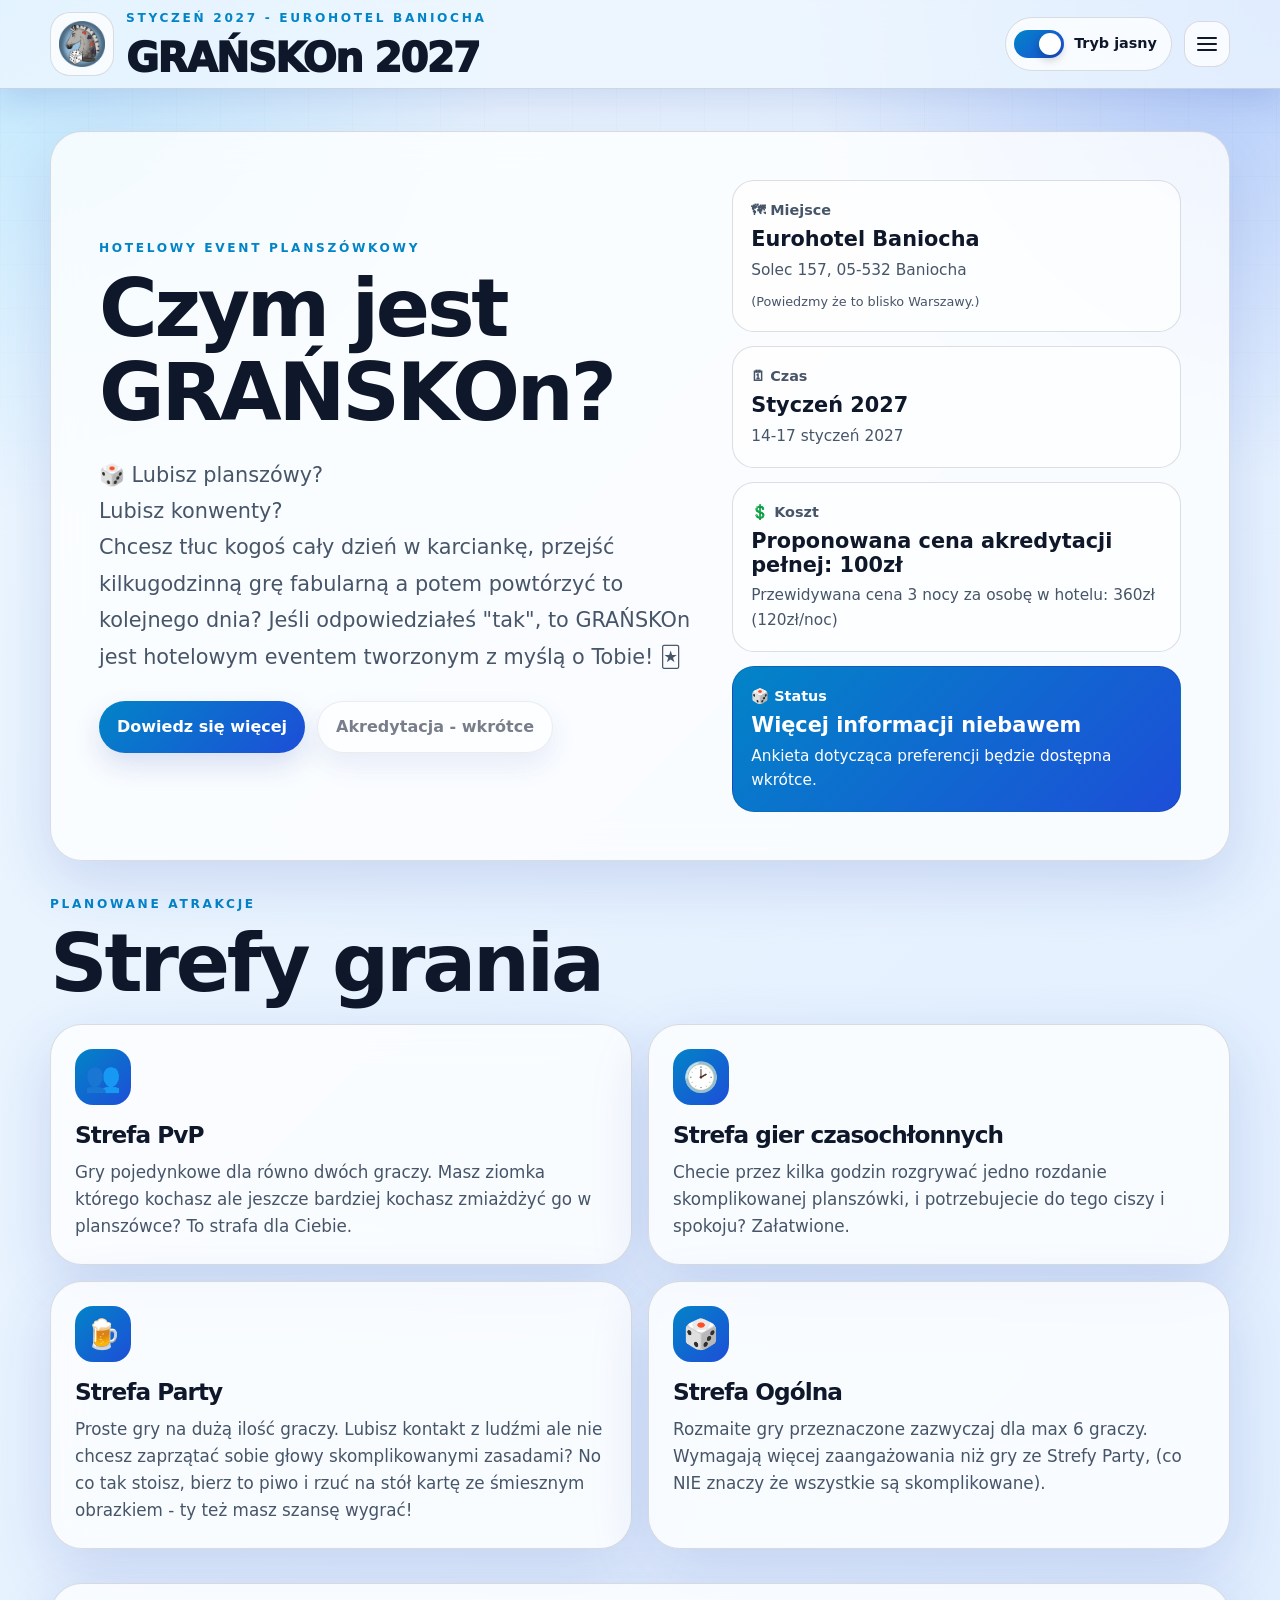
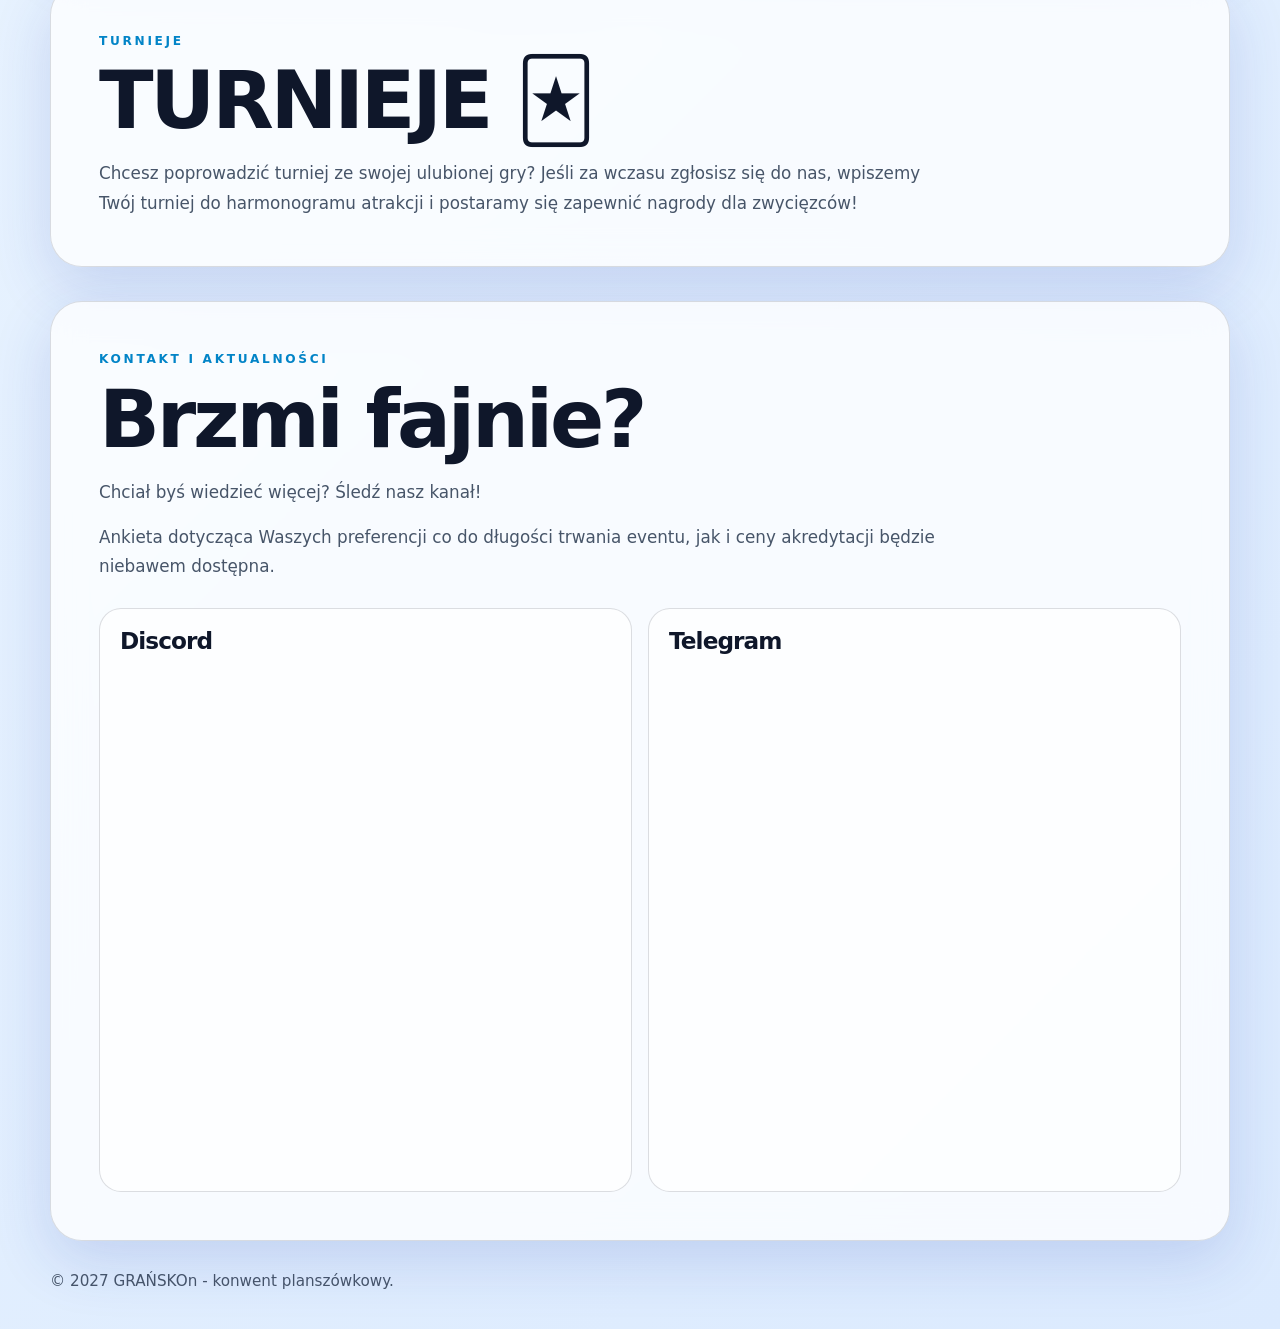
<file: index.html>
<!DOCTYPE html>
<html lang="pl-PL" data-theme="dark">
<head>
    <meta charset="UTF-8">
    <meta name="viewport" content="width=device-width, initial-scale=1.0">
    <meta name="description" content="GRAŃSKOn 2027 - hotelowy event planszówkowy dla fanów planszówek, karcianek, RPG i turniejów.">
    <title>GRAŃSKOn 2027 - Konwent Planszówkowy!</title>

    <link rel="stylesheet" href="styles.css?v=1.1">
    <link rel="icon" href="static/logo.png" type="image/x-icon">

    <script>
        const savedTheme = localStorage.getItem("granskon-theme");
        const prefersLight = window.matchMedia("(prefers-color-scheme: light)").matches;

        if (savedTheme) {
            document.documentElement.dataset.theme = savedTheme;
        } else if (prefersLight) {
            document.documentElement.dataset.theme = "light";
        }
    </script>

    <script src="script.js" defer></script>
</head>

<body>
    <header class="site-header" id="siteHeader">
        <div class="header-inner">
            <a href="index.html" class="logo-link" aria-label="Strona główna GRAŃSKOn">
                <img src="logo.png" alt="GRAŃSKOn Logo" class="logo">
            </a>

            <div class="brand">
                <p class="eyebrow">Styczeń 2027 - Eurohotel Baniocha</p>
                <h1>GRAŃSKOn 2027</h1>
            </div>

            <nav class="site-nav" id="primaryNav" aria-label="Nawigacja główna">
                <ul>
                    <li><a href="index.html">Start</a></li>
                    <li><a href="o-nas.html">O nas</a></li>
                    <li><a href="index.html#zones">Strefy</a></li>
                    <li><a href="index.html#tournaments">Turnieje</a></li>
                    <li><a href="#" class="disabled-link" aria-disabled="true">Akredytacja - wkrótce</a></li>
                    <li><a href="index.html#contact">Kontakt</a></li>
                </ul>
            </nav>

            <button class="theme-switch" id="themeToggle" type="button" aria-label="Zmień motyw" aria-pressed="true">
                <span class="switch-track">
                    <span class="switch-thumb"></span>
                </span>
                <span class="theme-label">Tryb ciemny</span>
            </button>

            <button class="nav-toggle" id="navToggle" type="button" aria-label="Otwórz menu" aria-controls="primaryNav" aria-expanded="false">
                <span></span>
                <span></span>
                <span></span>
            </button>
        </div>
    </header>

    <main>
        <section id="about" class="hero section-card">
            <div class="hero-content">
                <p class="eyebrow">Hotelowy event planszówkowy</p>
                <h2>Czym jest GRAŃSKOn?</h2>

                <p>
                    🎲 Lubisz planszówy?<br>
                    Lubisz konwenty?<br>
                    Chcesz tłuc kogoś cały dzień w karciankę, przejść kilkugodzinną grę fabularną a potem powtórzyć to kolejnego dnia? Jeśli odpowiedziałeś "tak", to GRAŃSKOn jest hotelowym eventem tworzonym z myślą o Tobie! 🃏
                </p>

                <div class="cta-row">
                    <a href="o-nas.html" class="button-link">Dowiedz się więcej</a>
                    <a href="#" class="button-link secondary disabled-link" aria-disabled="true">Akredytacja - wkrótce</a>
                </div>
            </div>

            <aside class="info-panel" aria-label="Podstawowe informacje">
                <div class="info-box">
                    <span>🗺 Miejsce</span>
                    <strong>Eurohotel Baniocha</strong>
                    <p>Solec 157, 05-532 Baniocha</p>
                    <p><small>(Powiedzmy że to blisko Warszawy.)</small></p>
                </div>

                <div class="info-box">
                    <span>🗓 Czas</span>
                    <strong>Styczeń 2027</strong>
                    <p>14-17 styczeń 2027</p>
                </div>

                <div class="info-box">
                    <span>💲 Koszt</span>
                    <strong>Proponowana cena akredytacji pełnej: 100zł</strong>
                    <p>Przewidywana cena 3 nocy za osobę w hotelu: 360zł (120zł/noc)</p>
                </div>

                <div class="info-box accent-box">
                    <span>🎲 Status</span>
                    <strong>Więcej informacji niebawem</strong>
                    <p>Ankieta dotycząca preferencji będzie dostępna wkrótce.</p>
                </div>
            </aside>
        </section>

        <section id="zones" class="section-block">
            <div class="section-heading">
                <p class="eyebrow">Planowane atrakcje</p>
                <h2>Strefy grania</h2>
            </div>

            <div class="zone-grid">
                <article class="zone-card">
                    <div class="zone-icon">👥</div>
                    <h3>Strefa PvP</h3>
                    <p>
                        Gry pojedynkowe dla równo dwóch graczy.
                        Masz ziomka którego kochasz ale jeszcze bardziej kochasz zmiażdżyć go w planszówce? To strafa dla Ciebie.
                    </p>
                </article>

                <article class="zone-card">
                    <div class="zone-icon">🕑</div>
                    <h3>Strefa gier czasochłonnych</h3>
                    <p>
                        Checie przez kilka godzin rozgrywać jedno rozdanie skomplikowanej planszówki, i potrzebujecie do tego ciszy i spokoju? Załatwione.
                    </p>
                </article>

                <article class="zone-card">
                    <div class="zone-icon">🍺</div>
                    <h3>Strefa Party</h3>
                    <p>
                        Proste gry na dużą ilość graczy.
                        Lubisz kontakt z ludźmi ale nie chcesz zaprzątać sobie głowy skomplikowanymi zasadami? No co tak stoisz, bierz to piwo i rzuć na stół kartę ze śmiesznym obrazkiem - ty też masz szansę wygrać!
                    </p>
                </article>

                <article class="zone-card">
                    <div class="zone-icon">🎲</div>
                    <h3>Strefa Ogólna</h3>
                    <p>
                        Rozmaite gry przeznaczone zazwyczaj dla max 6 graczy. Wymagają więcej zaangażowania niż gry ze Strefy Party, (co NIE znaczy że wszystkie są skomplikowane).
                    </p>
                </article>
            </div>
        </section>

        <section id="tournaments" class="section-card">
            <p class="eyebrow">Turnieje</p>
            <h2>TURNIEJE 🃏</h2>
            <p>
                Chcesz poprowadzić turniej ze swojej ulubionej gry? Jeśli za wczasu zgłosisz się do nas, wpiszemy Twój turniej do harmonogramu atrakcji i postaramy się zapewnić nagrody dla zwycięzców!
            </p>
        </section>

        <section id="contact" class="section-card">
            <p class="eyebrow">Kontakt i aktualności</p>
            <h2>Brzmi fajnie?</h2>
            <p>
                Chciał byś wiedzieć więcej? Śledź nasz kanał!
            </p>
            <p>
                Ankieta dotycząca Waszych preferencji co do długości trwania eventu, jak i ceny akredytacji będzie niebawem dostępna.
            </p>

            <div class="contact-grid">
                <div class="widget-box">
                    <h3>Discord</h3>
                    <iframe src="https://discordapp.com/widget?id=1500617159888601140&theme=dark" width="350" height="500" allowtransparency="true" frameborder="0" sandbox="allow-popups allow-popups-to-escape-sandbox allow-same-origin allow-scripts"></iframe>
                </div>

                <div class="widget-box">
                    <h3>Telegram</h3>
                    <script async src="https://telegram.org/js/telegram-widget.js?23" data-telegram-post="granskon/6" data-width="100%" data-color="0284C7"></script>
                </div>
            </div>
        </section>
    </main>

    <footer class="site-footer">
        <p>© 2027 GRAŃSKOn - konwent planszówkowy.</p>
    </footer>
</body>
</html>
</file>
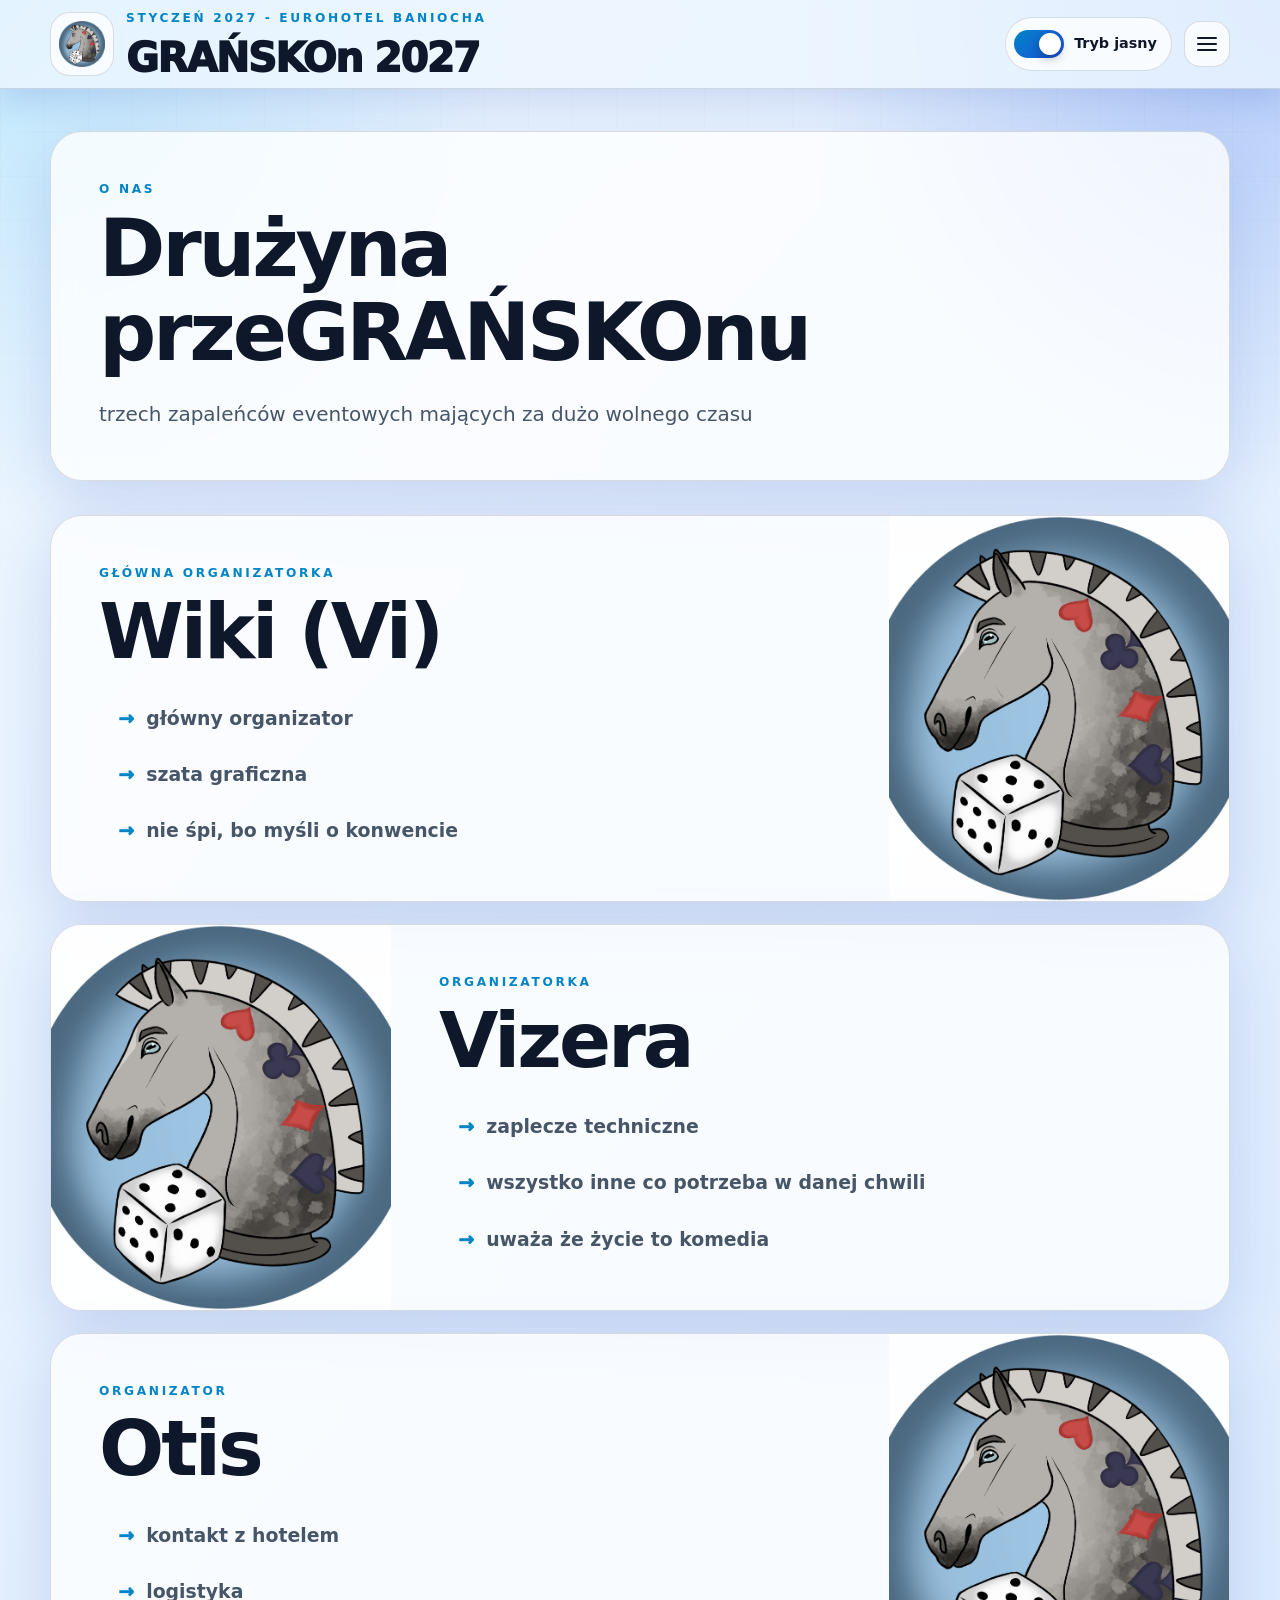
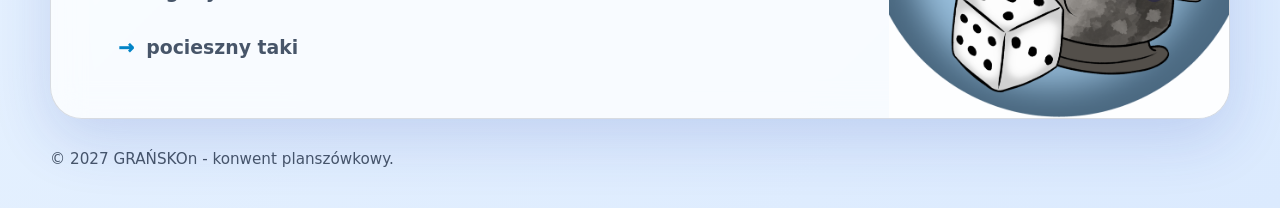
<file: o-nas.html>
<!DOCTYPE html>
<html lang="pl-PL" data-theme="dark">
<head>
    <meta charset="UTF-8">
    <meta name="viewport" content="width=device-width, initial-scale=1.0">
    <meta name="description" content="Dowiedz się więcej o GRAŃSKOn 2027 - hotelowym evencie planszówkowym.">
    <title>O nas - GRAŃSKOn 2027</title>

    <link rel="stylesheet" href="styles.css?v=1.1">
    <link rel="icon" href="logo.png" type="image/x-icon">

    <script>
        const savedTheme = localStorage.getItem("granskon-theme");
        const prefersLight = window.matchMedia("(prefers-color-scheme: light)").matches;

        if (savedTheme) {
            document.documentElement.dataset.theme = savedTheme;
        } else if (prefersLight) {
            document.documentElement.dataset.theme = "light";
        }
    </script>

    <script src="script.js" defer></script>
</head>

<body>
    <header class="site-header" id="siteHeader">
        <div class="header-inner">
            <a href="index.html" class="logo-link" aria-label="Strona główna GRAŃSKOn">
                <img src="logo.png" alt="GRAŃSKOn Logo" class="logo">
            </a>

            <div class="brand">
                <p class="eyebrow">Styczeń 2027 - Eurohotel Baniocha</p>
                <h1>GRAŃSKOn 2027</h1>
            </div>

            <nav class="site-nav" id="primaryNav" aria-label="Nawigacja główna">
                <ul>
                    <li><a href="index.html">Start</a></li>
                    <li><a href="o-nas.html">O nas</a></li>
                    <li><a href="index.html#zones">Strefy</a></li>
                    <li><a href="index.html#tournaments">Turnieje</a></li>
                    <li><a href="#" class="disabled-link" aria-disabled="true">Akredytacja - wkrótce</a></li>
                    <li><a href="index.html#contact">Kontakt</a></li>
                </ul>
            </nav>

            <button class="theme-switch" id="themeToggle" type="button" aria-label="Zmień motyw" aria-pressed="true">
                <span class="switch-track">
                    <span class="switch-thumb"></span>
                </span>
                <span class="theme-label">Tryb ciemny</span>
            </button>

            <button class="nav-toggle" id="navToggle" type="button" aria-label="Otwórz menu" aria-controls="primaryNav" aria-expanded="false">
                <span></span>
                <span></span>
                <span></span>
            </button>
        </div>
    </header>

    <main>
        <section class="section-card page-hero">
            <p class="eyebrow">O nas</p>
            <h2>Drużyna przeGRAŃSKOnu</h2>
            <p>
            trzech zapaleńców eventowych mających za dużo wolnego czasu
            </p>
        </section>

        <section class="team-list">
    <article class="team-card avatar-right">
        <div class="team-content">
            <p class="eyebrow">Główna Organizatorka</p>
            <h2>Wiki (Vi)</h2>

            <ul class="team-role-list">
                <li>główny organizator</li>
                <li>szata graficzna</li>
                <li>nie śpi, bo myśli o konwencie</li>
            </ul>
        </div>

        <div class="team-avatar">
            <img src="static/logo.png" alt="Avatar Wiki">
        </div>
    </article>

    <article class="team-card avatar-left">
        <div class="team-avatar">
            <img src="static/logo.png" alt="Avatar Vizery">
        </div>

        <div class="team-content">
            <p class="eyebrow">Organizatorka</p>
            <h2>Vizera</h2>

            <ul class="team-role-list">
                <li>zaplecze techniczne</li>
                <li>wszystko inne co potrzeba w danej chwili</li>
                <li>uważa że życie to komedia</li>
            </ul>
        </div>
    </article>

    <article class="team-card avatar-right">
        <div class="team-content">
            <p class="eyebrow">Organizator</p>
            <h2>Otis</h2>

            <ul class="team-role-list">
                <li>kontakt z hotelem</li>
                <li>logistyka</li>
                <li>pocieszny taki</li>
            </ul>
        </div>

        <div class="team-avatar">
            <img src="static/logo.png" alt="Avatar Otisa">
        </div>
    </article>
</section>
    </main>

    <footer class="site-footer">
        <p>© 2027 GRAŃSKOn - konwent planszówkowy.</p>
    </footer>
</body>
</html>
</file>
<file: styles.css>
:root {
    --bg: #07111f;
    --bg-2: #0d1f38;
    --surface: rgba(255, 255, 255, 0.08);
    --surface-strong: rgba(255, 255, 255, 0.14);
    --surface-solid: #0d1f38;
    --text: #f0f7ff;
    --muted: #b8cbe3;
    --accent: #38bdf8;
    --accent-2: #2563eb;
    --line: rgba(255, 255, 255, 0.16);
    --shadow: rgba(0, 0, 0, 0.38);
    --radius-lg: 32px;
    --radius-md: 22px;
    --header-height: 88px;
}

html[data-theme="light"] {
    --bg: #eef7ff;
    --bg-2: #dbeafe;
    --surface: rgba(255, 255, 255, 0.76);
    --surface-strong: rgba(255, 255, 255, 0.94);
    --surface-solid: #ffffff;
    --text: #0f172a;
    --muted: #475569;
    --accent: #0284c7;
    --accent-2: #1d4ed8;
    --line: rgba(15, 23, 42, 0.14);
    --shadow: rgba(30, 64, 175, 0.16);
}

* {
    box-sizing: border-box;
}

html {
    scroll-behavior: smooth;
    scroll-padding-top: calc(var(--header-height) + 24px);
}

body {
    margin: 0;
    min-height: 100vh;
    color: var(--text);
    font-family: system-ui, -apple-system, BlinkMacSystemFont, "Segoe UI", sans-serif;
    line-height: 1.6;
    background:
        radial-gradient(circle at top left, rgba(56, 189, 248, 0.26), transparent 32rem),
        radial-gradient(circle at top right, rgba(37, 99, 235, 0.28), transparent 30rem),
        linear-gradient(135deg, var(--bg), var(--bg-2));
    transition: background 0.25s ease, color 0.25s ease;
}

body::before {
    content: "";
    position: fixed;
    inset: 0;
    z-index: -1;
    pointer-events: none;
    background-image:
        linear-gradient(var(--line) 1px, transparent 1px),
        linear-gradient(90deg, var(--line) 1px, transparent 1px);
    background-size: 44px 44px;
    opacity: 0.12;
    mask-image: linear-gradient(to bottom, black, transparent 80%);
}

img {
    max-width: 100%;
    display: block;
}

a {
    color: inherit;
}

p {
    margin: 0;
    color: var(--muted);
}

h1,
h2,
h3 {
    margin: 0;
    line-height: 1.05;
    letter-spacing: -0.04em;
}

h2 {
    font-size: clamp(2.1rem, 7vw, 5rem);
}

h3 {
    font-size: 1.45rem;
}

button {
    font: inherit;
}

/* HEADER */

.site-header {
    position: sticky;
    top: 0;
    z-index: 100;
    border-bottom: 1px solid var(--line);
    background: color-mix(in srgb, var(--bg) 78%, transparent);
    backdrop-filter: blur(18px);
    box-shadow: 0 12px 34px var(--shadow);
}

.header-inner {
    width: min(1320px, calc(100% - 32px));
    min-height: var(--header-height);
    margin: 0 auto;
    display: flex;
    align-items: center;
    gap: 12px;
    position: relative;
}

.logo-link {
    flex: 0 0 auto;
    border-radius: 20px;
}

.logo {
    width: 64px;
    height: 64px;
    object-fit: contain;
    padding: 8px;
    border: 1px solid var(--line);
    border-radius: 20px;
    background: var(--surface);
}

.brand {
    min-width: 210px;
    flex: 1 1 auto;
}

.brand h1 {
    font-size: clamp(1.45rem, 3.2vw, 2.5rem);
    font-weight: 950;
    white-space: nowrap;
}

.eyebrow {
    margin-bottom: 8px;
    color: var(--accent);
    font-size: 0.76rem;
    font-weight: 900;
    letter-spacing: 0.22em;
    text-transform: uppercase;
}

/* NAVBAR */

.site-nav {
    flex: 0 0 auto;
}

.site-nav ul {
    display: flex;
    align-items: center;
    gap: 6px;
    margin: 0;
    padding: 0;
    list-style: none;
}

.site-nav a {
    display: inline-flex;
    height: 54px;
    min-width: 96px;
    align-items: center;
    justify-content: center;
    padding: 0 16px;
    border: 1px solid var(--line);
    border-radius: 999px;
    background: var(--surface);
    color: var(--text);
    font-size: 0.94rem;
    font-weight: 800;
    line-height: 1.1;
    text-align: center;
    text-decoration: none;
    white-space: nowrap;
    transition:
        transform 0.18s ease,
        background 0.18s ease,
        border-color 0.18s ease,
        box-shadow 0.18s ease;
}

.site-nav a:hover {
    transform: translateY(-2px);
    background: var(--surface-strong);
    border-color: color-mix(in srgb, var(--accent) 70%, var(--line));
    box-shadow: 0 10px 24px var(--shadow);
}

.site-nav .disabled-link {
    min-width: 174px;
}

/* MOBILE NAV BUTTON */

.nav-toggle {
    display: none;
    width: 46px;
    height: 46px;
    flex: 0 0 auto;
    border: 1px solid var(--line);
    border-radius: 16px;
    background: var(--surface);
    color: var(--text);
    cursor: pointer;
}

.nav-toggle span {
    display: block;
    width: 20px;
    height: 2px;
    margin: 4px auto;
    border-radius: 999px;
    background: currentColor;
    transition: transform 0.18s ease, opacity 0.18s ease;
}

.site-header.nav-open .nav-toggle span:nth-child(1) {
    transform: translateY(6px) rotate(45deg);
}

.site-header.nav-open .nav-toggle span:nth-child(2) {
    opacity: 0;
}

.site-header.nav-open .nav-toggle span:nth-child(3) {
    transform: translateY(-6px) rotate(-45deg);
}

/* THEME SWITCH */

.theme-switch {
    display: inline-flex;
    height: 54px;
    min-width: 154px;
    flex: 0 0 auto;
    align-items: center;
    justify-content: center;
    gap: 10px;
    padding: 7px 14px 7px 8px;
    border: 1px solid var(--line);
    border-radius: 999px;
    background: var(--surface);
    color: var(--text);
    font-size: 0.9rem;
    font-weight: 850;
    cursor: pointer;
    transition:
        background 0.18s ease,
        border-color 0.18s ease,
        transform 0.18s ease;
}

.theme-switch:hover {
    transform: translateY(-1px);
    background: var(--surface-strong);
    border-color: color-mix(in srgb, var(--accent) 70%, var(--line));
}

.switch-track {
    width: 50px;
    height: 28px;
    display: inline-flex;
    align-items: center;
    padding: 3px;
    border-radius: 999px;
    background: linear-gradient(135deg, var(--accent), var(--accent-2));
}

.switch-thumb {
    width: 22px;
    height: 22px;
    border-radius: 50%;
    background: white;
    box-shadow: 0 4px 10px rgba(0, 0, 0, 0.25);
    transform: translateX(0);
    transition: transform 0.2s ease;
}

html[data-theme="light"] .switch-thumb {
    transform: translateX(22px);
}

/* LAYOUT */

main {
    width: min(1180px, calc(100% - 32px));
    margin: 0 auto;
    padding: 42px 0 28px;
}

.section-card,
.zone-card {
    border: 1px solid var(--line);
    border-radius: var(--radius-lg);
    background: var(--surface);
    box-shadow: 0 20px 60px var(--shadow);
    backdrop-filter: blur(16px);
}

.section-card {
    padding: clamp(22px, 4vw, 48px);
}

.section-block {
    margin-top: 34px;
}

.section-heading {
    margin-bottom: 18px;
}

.hero {
    display: grid;
    grid-template-columns: 1.15fr 0.85fr;
    gap: 26px;
    align-items: center;
}

.hero-content p:not(.eyebrow) {
    margin-top: 22px;
    max-width: 760px;
    font-size: clamp(1.05rem, 2vw, 1.3rem);
    line-height: 1.75;
}

.info-panel {
    display: grid;
    gap: 14px;
}

.info-box {
    padding: 18px;
    border: 1px solid var(--line);
    border-radius: var(--radius-md);
    background: color-mix(in srgb, var(--surface-strong) 70%, transparent);
}

.info-box span {
    display: block;
    margin-bottom: 6px;
    color: var(--muted);
    font-size: 0.9rem;
    font-weight: 800;
}

.info-box strong {
    display: block;
    color: var(--text);
    font-size: 1.3rem;
    line-height: 1.15;
}

.info-box p {
    margin-top: 6px;
    font-size: 0.96rem;
}

.accent-box {
    background: linear-gradient(135deg, var(--accent), var(--accent-2));
}

.accent-box span,
.accent-box p,
.accent-box strong {
    color: white;
}

.cta-row {
    display: flex;
    flex-wrap: wrap;
    gap: 12px;
    margin-top: 26px;
}

.button-link {
    display: inline-flex;
    min-height: 46px;
    align-items: center;
    justify-content: center;
    padding: 12px 18px;
    border-radius: 999px;
    background: linear-gradient(135deg, var(--accent), var(--accent-2));
    color: white;
    font-weight: 900;
    text-decoration: none;
    box-shadow: 0 12px 28px var(--shadow);
    transition: transform 0.18s ease, box-shadow 0.18s ease;
}

.button-link:hover {
    transform: translateY(-2px);
    box-shadow: 0 18px 38px var(--shadow);
}

.button-link.secondary {
    background: var(--surface-strong);
    color: var(--text);
    border: 1px solid var(--line);
}

.disabled-link {
    opacity: 0.55;
    cursor: not-allowed;
    pointer-events: none;
}

/* ZONES */

.zone-grid {
    display: grid;
    grid-template-columns: repeat(4, minmax(0, 1fr));
    gap: 16px;
}

.zone-card {
    padding: 24px;
    transition:
        transform 0.18s ease,
        border-color 0.18s ease,
        background 0.18s ease,
        box-shadow 0.18s ease;
}

.zone-card:hover {
    transform: translateY(-4px);
    border-color: color-mix(in srgb, var(--accent) 70%, var(--line));
    background: var(--surface-strong);
    box-shadow: 0 26px 70px var(--shadow);
}

.zone-icon {
    width: 56px;
    height: 56px;
    display: grid;
    place-items: center;
    margin-bottom: 18px;
    border-radius: 18px;
    background: linear-gradient(135deg, var(--accent), var(--accent-2));
    font-size: 1.8rem;
}

.zone-card h3 {
    margin-bottom: 12px;
}

.zone-card p,
.section-card > p:not(.eyebrow) {
    font-size: 1.05rem;
}

#tournaments,
#contact {
    margin-top: 34px;
}

#tournaments p:not(.eyebrow),
#contact p:not(.eyebrow) {
    max-width: 850px;
    margin-top: 16px;
    line-height: 1.75;
}

/* CONTACT */

.contact-grid {
    display: grid;
    grid-template-columns: repeat(2, minmax(0, 1fr));
    gap: 16px;
    margin-top: 26px;
}

.widget-box {
    min-width: 0;
    padding: 20px;
    border: 1px solid var(--line);
    border-radius: var(--radius-md);
    background: color-mix(in srgb, var(--surface-strong) 70%, transparent);
    overflow: hidden;
}

.widget-box h3 {
    margin-bottom: 10px;
}

/* PAGE HERO */

.page-hero p:not(.eyebrow) {
    margin-top: 22px;
    max-width: 880px;
    font-size: clamp(1.05rem, 2vw, 1.25rem);
    line-height: 1.75;
}

/* GENERIC CONTENT GRID */

.content-grid {
    display: grid;
    grid-template-columns: repeat(2, minmax(0, 1fr));
    gap: 18px;
    margin-top: 34px;
}

.content-grid .section-card h2 {
    font-size: clamp(1.7rem, 4vw, 3rem);
}

.content-grid .section-card p:not(.eyebrow) {
    margin-top: 16px;
    line-height: 1.75;
}

/* TEAM / ORGANIZATORZY */

.team-list {
    display: grid;
    gap: 22px;
    margin-top: 34px;
}

.team-card {
    display: grid;
    min-height: 280px;
    border: 1px solid var(--line);
    border-radius: var(--radius-lg);
    background: var(--surface);
    box-shadow: 0 20px 60px var(--shadow);
    backdrop-filter: blur(16px);
    overflow: hidden;
}

.team-card.avatar-right {
    grid-template-columns: minmax(0, 1fr) clamp(190px, 28vw, 340px);
}

.team-card.avatar-left {
    grid-template-columns: clamp(190px, 28vw, 340px) minmax(0, 1fr);
}

.team-content {
    display: flex;
    flex-direction: column;
    justify-content: center;
    padding: clamp(24px, 4vw, 48px);
}

.team-content h2 {
    font-size: clamp(2.4rem, 6vw, 5rem);
}

.team-role {
    max-width: 760px;
    margin-top: 18px;
    color: var(--muted);
    font-size: clamp(1.1rem, 2vw, 1.35rem);
    font-weight: 650;
    line-height: 1.55;
}

.team-content ul {
    margin: 22px 0 0;
    padding-left: 1.2rem;
    color: var(--muted);
    font-size: clamp(1rem, 1.8vw, 1.18rem);
}

.team-content li {
    margin: 8px 0;
}

.team-avatar {
    min-height: 280px;
    height: 100%;
    background:
        radial-gradient(circle at center, rgba(56, 189, 248, 0.25), transparent 65%),
        color-mix(in srgb, var(--surface-strong) 80%, transparent);
}

.team-avatar img {
    width: 100%;
    height: 100%;
    object-fit: cover;
    object-position: center;
}

/* FOOTER */

.site-footer {
    width: min(1180px, calc(100% - 32px));
    margin: 0 auto;
    padding: 0 0 36px;
    font-size: 0.95rem;
}

a:focus-visible,
button:focus-visible {
    outline: 3px solid var(--accent);
    outline-offset: 3px;
}

/* TABLET / MNIEJSZY DESKTOP - NAVBAR JAKO BURGER */

@media (max-width: 1350px) {
    .header-inner {
        width: min(100% - 32px, 1180px);
    }

    .site-nav {
        position: absolute;
        order: initial;
        top: calc(100% + 10px);
        left: 0;
        right: 0;
        width: 100%;
        max-height: 0;
        padding: 0 10px;
        overflow: hidden;
        border: 1px solid transparent;
        border-radius: 24px;
        background: color-mix(in srgb, var(--surface-solid) 92%, transparent);
        box-shadow: 0 20px 60px transparent;
        backdrop-filter: blur(18px);
        opacity: 0;
        visibility: hidden;
        transform: translateY(-10px);
        pointer-events: none;
        transition:
            max-height 0.28s ease,
            padding 0.28s ease,
            opacity 0.2s ease,
            transform 0.28s ease,
            visibility 0.28s ease,
            border-color 0.28s ease,
            box-shadow 0.28s ease;
    }

    .site-header.nav-open .site-nav {
        max-height: 420px;
        padding: 10px;
        border-color: var(--line);
        box-shadow: 0 20px 60px var(--shadow);
        opacity: 1;
        visibility: visible;
        transform: translateY(0);
        pointer-events: auto;
    }

    .site-nav ul {
        display: grid;
        grid-template-columns: 1fr;
        gap: 8px;
        margin: 0;
        padding: 0;
        list-style: none;
    }

    .site-nav a,
    .site-nav .disabled-link {
        width: 100%;
        min-width: 0;
        height: auto;
        justify-content: flex-start;
        padding: 13px 16px;
        border-radius: 18px;
        text-align: left;
    }

    .nav-toggle {
        display: block;
        order: 4;
    }

    .theme-switch {
        order: 3;
    }

    .zone-grid {
        grid-template-columns: repeat(2, minmax(0, 1fr));
    }
}

/* MOBILE */

@media (max-width: 760px) {
    :root {
        --header-height: 76px;
    }

    html {
        scroll-padding-top: 96px;
    }

    .header-inner {
        width: min(100% - 22px, 1180px);
        min-height: var(--header-height);
        gap: 10px;
    }

    .logo {
        width: 54px;
        height: 54px;
        border-radius: 16px;
    }

    .brand {
        min-width: 0;
    }

    .brand h1 {
        font-size: 1.28rem;
    }

    .brand .eyebrow {
        font-size: 0.62rem;
        letter-spacing: 0.14em;
        margin-bottom: 4px;
    }

    .theme-switch {
        width: 46px;
        min-width: 46px;
        height: 46px;
        justify-content: center;
        padding: 0;
        border-radius: 16px;
    }

    .theme-label {
        display: none;
    }

    .switch-track {
        width: 34px;
        height: 20px;
        padding: 2px;
    }

    .switch-thumb {
        width: 16px;
        height: 16px;
    }

    html[data-theme="light"] .switch-thumb {
        transform: translateX(14px);
    }

    main {
        width: min(100% - 22px, 1180px);
        padding-top: 24px;
    }

    .hero {
        grid-template-columns: 1fr;
    }

    .section-card {
        padding: 22px;
        border-radius: 26px;
    }

    .zone-grid {
        grid-template-columns: 1fr;
    }

    .zone-card {
        padding: 22px;
        border-radius: 26px;
    }

    .contact-grid,
    .content-grid {
        grid-template-columns: 1fr;
    }

    .team-card,
    .team-card.avatar-right,
    .team-card.avatar-left {
        grid-template-columns: 1fr;
        min-height: 0;
    }

    .team-card.avatar-right .team-avatar,
    .team-card.avatar-left .team-avatar {
        order: 1;
    }

    .team-card.avatar-right .team-content,
    .team-card.avatar-left .team-content {
        order: 2;
    }

    .team-avatar {
        height: 260px;
        min-height: 260px;
    }

    .team-content {
        padding: 22px;
    }

    .team-content h2 {
        font-size: 2.4rem;
    }

    .team-role {
        font-size: 1.05rem;
    }
}

/* MAŁE TELEFONY */

@media (max-width: 420px) {
    .brand .eyebrow {
        display: none;
    }

    .brand h1 {
        font-size: 1.12rem;
    }

    .logo {
        width: 48px;
        height: 48px;
    }

    h2 {
        font-size: 2rem;
    }

    .hero-content p:not(.eyebrow),
    .zone-card p,
    .section-card > p:not(.eyebrow) {
        font-size: 1rem;
    }

    .team-avatar {
        height: 220px;
        min-height: 220px;
    }

    .team-content h2 {
        font-size: 2rem;
    }
}
.team-role-list {
    display: grid;
    gap: 10px;
    margin: 22px 0 0;
    padding: 0;
    list-style: none;
    color: var(--muted);
    font-size: clamp(1rem, 1.8vw, 1.18rem);
    font-weight: 650;
}

.team-role-list li {
    position: relative;
    padding-left: 28px;
}

.team-role-list li::before {
    content: "→";
    position: absolute;
    left: 0;
    top: 0;
    color: var(--accent);
    font-weight: 950;
}
</file>
